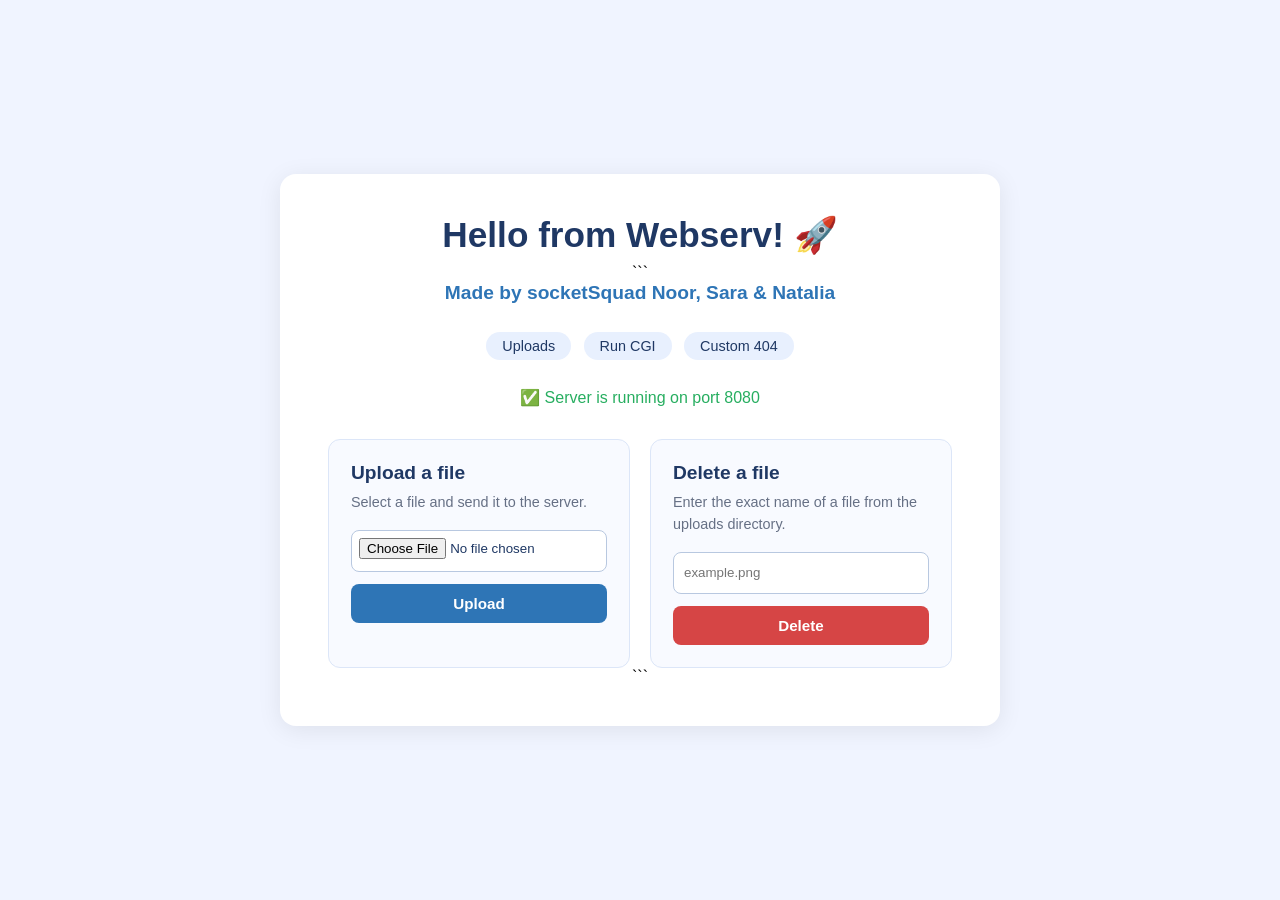
<file: www/index.html>
<!doctype html>

<html lang="en">
<head>
  <meta charset="utf-8">
  <meta name="viewport" content="width=device-width, initial-scale=1">

  <title>Webserv</title>

  <style>
    * {
      box-sizing: border-box;
    }

    body {
      font-family: Arial, sans-serif;
      background: #f0f4ff;
      display: flex;
      justify-content: center;
      align-items: center;
      min-height: 100vh;
      margin: 0;
      padding: 24px;
    }

    .card {
      width: 100%;
      max-width: 720px;
      background: white;
      border-radius: 16px;
      padding: 40px 48px;
      text-align: center;
      box-shadow: 0 4px 24px rgba(0, 0, 0, 0.08);
    }

    h1 {
      font-size: 2.2rem;
      margin: 0 0 8px;
      color: #1f3864;
    }

    .names {
      font-size: 1.2rem;
      color: #2e75b6;
      font-weight: bold;
      margin-bottom: 24px;
    }

    .badges {
      margin-bottom: 24px;
    }

    .badge {
    display: inline-block;
    background: #e8f0fe;
    color: #1f3864;
    border-radius: 20px;
    padding: 6px 16px;
    margin: 4px;
    font-size: 0.9rem;
    text-decoration: none;
    cursor: pointer;
    transition:
      background 0.2s ease,
      transform 0.2s ease;
  }

.badge:hover {
  background: #cdddf8;
  transform: translateY(-2px);
}

    .status {
      color: #27ae60;
      font-size: 1rem;
      margin-bottom: 32px;
    }

    .file-manager {
      display: grid;
      grid-template-columns: 1fr 1fr;
      gap: 20px;
      text-align: left;
    }

    .operation {
      background: #f8faff;
      border: 1px solid #dce6f8;
      border-radius: 12px;
      padding: 22px;
    }

    .operation h2 {
      color: #1f3864;
      font-size: 1.2rem;
      margin: 0 0 8px;
    }

    .operation p {
      color: #667085;
      font-size: 0.9rem;
      line-height: 1.5;
      margin: 0 0 16px;
    }

    input[type="file"],
    input[type="text"] {
      width: 100%;
      min-height: 42px;
      border: 1px solid #b8c8e0;
      border-radius: 8px;
      padding: 10px;
      background: white;
      color: #1f3864;
    }

    input[type="file"] {
      padding: 7px;
    }

    input:focus {
      outline: 2px solid rgba(46, 117, 182, 0.2);
      border-color: #2e75b6;
    }

    button {
      width: 100%;
      border: none;
      border-radius: 8px;
      padding: 11px 16px;
      margin-top: 12px;
      color: white;
      font-size: 0.95rem;
      font-weight: bold;
      cursor: pointer;
      transition:
        transform 0.15s ease,
        opacity 0.15s ease;
    }

    button:hover {
      opacity: 0.9;
      transform: translateY(-1px);
    }

    button:disabled {
      cursor: not-allowed;
      opacity: 0.6;
      transform: none;
    }

    .upload-button {
      background: #2e75b6;
    }

    .delete-button {
      background: #d64545;
    }

    .result {
      display: none;
      margin-top: 24px;
      border-radius: 10px;
      padding: 14px 18px;
      text-align: left;
      white-space: pre-wrap;
      overflow-wrap: anywhere;
      font-size: 0.95rem;
    }

    .result.success {
      display: block;
      background: #eaf8ef;
      border: 1px solid #a9dfba;
      color: #1f7a3f;
    }

    .result.error {
      display: block;
      background: #fff0f0;
      border: 1px solid #efb0b0;
      color: #a62828;
    }

    .result.info {
      display: block;
      background: #eef5ff;
      border: 1px solid #b9d3f7;
      color: #1f3864;
    }

    @media (max-width: 650px) {
      .card {
        padding: 32px 24px;
      }

      h1 {
        font-size: 1.8rem;
      }

      .file-manager {
        grid-template-columns: 1fr;
      }
    }
  </style>

</head>

<body>
  <main class="card">
    <h1>Hello from Webserv! 🚀</h1>

```
<div class="names">
  Made by socketSquad Noor, Sara &amp; Natalia
</div>

<div class="badges">
  <a class="badge" href="/uploads/">Uploads</a>
  <a class="badge" href="/cgi/hello.py">Run CGI</a>
  <a class="badge" href="/page-that-does-not-exist">Custom 404</a>
</div>

<div class="status">
  ✅ Server is running on port 8080
</div>

<div class="file-manager">
  <section class="operation">
    <h2>Upload a file</h2>

    <p>
      Select a file and send it to the server.
    </p>

    <input
      type="file"
      id="fileInput"
    >

    <button
      type="button"
      id="uploadButton"
      class="upload-button"
    >
      Upload
    </button>
  </section>

  <section class="operation">
    <h2>Delete a file</h2>

    <p>
      Enter the exact name of a file from the uploads directory.
    </p>

    <input
      type="text"
      id="deleteFilename"
      placeholder="example.png"
      autocomplete="off"
    >

    <button
      type="button"
      id="deleteButton"
      class="delete-button"
    >
      Delete
    </button>
  </section>
</div>

<div
  id="result"
  class="result"
  role="status"
  aria-live="polite"
></div>
```

  </main>

  <script>
    const fileInput = document.getElementById("fileInput");
    const deleteFilename = document.getElementById("deleteFilename");
    const uploadButton = document.getElementById("uploadButton");
    const deleteButton = document.getElementById("deleteButton");
    const result = document.getElementById("result");

    function showResult(message, type) {
      result.textContent = message;
      result.className = "result " + type;
    }

    function setButtonLoading(button, loading, normalText, loadingText) {
      button.disabled = loading;
      button.textContent = loading ? loadingText : normalText;
    }

    async function uploadFile() {
      const file = fileInput.files[0];

      if (!file) {
        showResult("Please select a file before uploading.", "error");
        return;
      }

      const formData = new FormData();
      formData.append("file", file);

      setButtonLoading(
        uploadButton,
        true,
        "Upload",
        "Uploading..."
      );

      showResult(
        "Uploading " + file.name + "...",
        "info"
      );

      try {
        const response = await fetch("/upload", {
          method: "POST",
          body: formData
        });

        const responseBody = await response.text();

        if (!response.ok) {
          showResult(
            "Upload failed\n" +
            "Status: " + response.status + " " +
            response.statusText +
            (responseBody ? "\nResponse: " + responseBody : ""),
            "error"
          );

          return;
        }

        showResult(
          "File uploaded successfully!\n" +
          "File: " + file.name + "\n" +
          "Size: " + file.size + " bytes\n" +
          "Status: " + response.status + " " +
          response.statusText,
          "success"
        );

        deleteFilename.value = file.name;
        fileInput.value = "";
      } catch (error) {
        showResult(
          "Could not connect to the server.\n" +
          error.message,
          "error"
        );
      } finally {
        setButtonLoading(
          uploadButton,
          false,
          "Upload",
          "Uploading..."
        );
      }
    }

    async function deleteFile() {
      const filename = deleteFilename.value.trim();

      if (!filename) {
        showResult(
          "Please enter the name of the file to delete.",
          "error"
        );

        return;
      }

      if (!/^[a-zA-Z0-9._-]+$/.test(filename)) {
        showResult(
          "Invalid filename.\n" +
          "Use only letters, numbers, dots, underscores and dashes.",
          "error"
        );

        return;
      }

      setButtonLoading(
        deleteButton,
        true,
        "Delete",
        "Deleting..."
      );

      showResult(
        "Deleting " + filename + "...",
        "info"
      );

      try {
        const response = await fetch(
          "/uploads/" + encodeURIComponent(filename),
          {
            method: "DELETE"
          }
        );

        const responseBody = await response.text();

        if (!response.ok) {
          showResult(
            "Delete failed\n" +
            "Status: " + response.status + " " +
            response.statusText +
            (responseBody ? "\nResponse: " + responseBody : ""),
            "error"
          );

          return;
        }

        showResult(
          "File deleted successfully!\n" +
          "File: " + filename + "\n" +
          "Status: " + response.status + " " +
          response.statusText,
          "success"
        );

        deleteFilename.value = "";
      } catch (error) {
        showResult(
          "Could not connect to the server.\n" +
          error.message,
          "error"
        );
      } finally {
        setButtonLoading(
          deleteButton,
          false,
          "Delete",
          "Deleting..."
        );
      }
    }

    uploadButton.addEventListener("click", uploadFile);
    deleteButton.addEventListener("click", deleteFile);

    deleteFilename.addEventListener("keydown", function (event) {
      if (event.key === "Enter") {
        deleteFile();
      }
    });
  </script>

</body>
</html>
</file>
